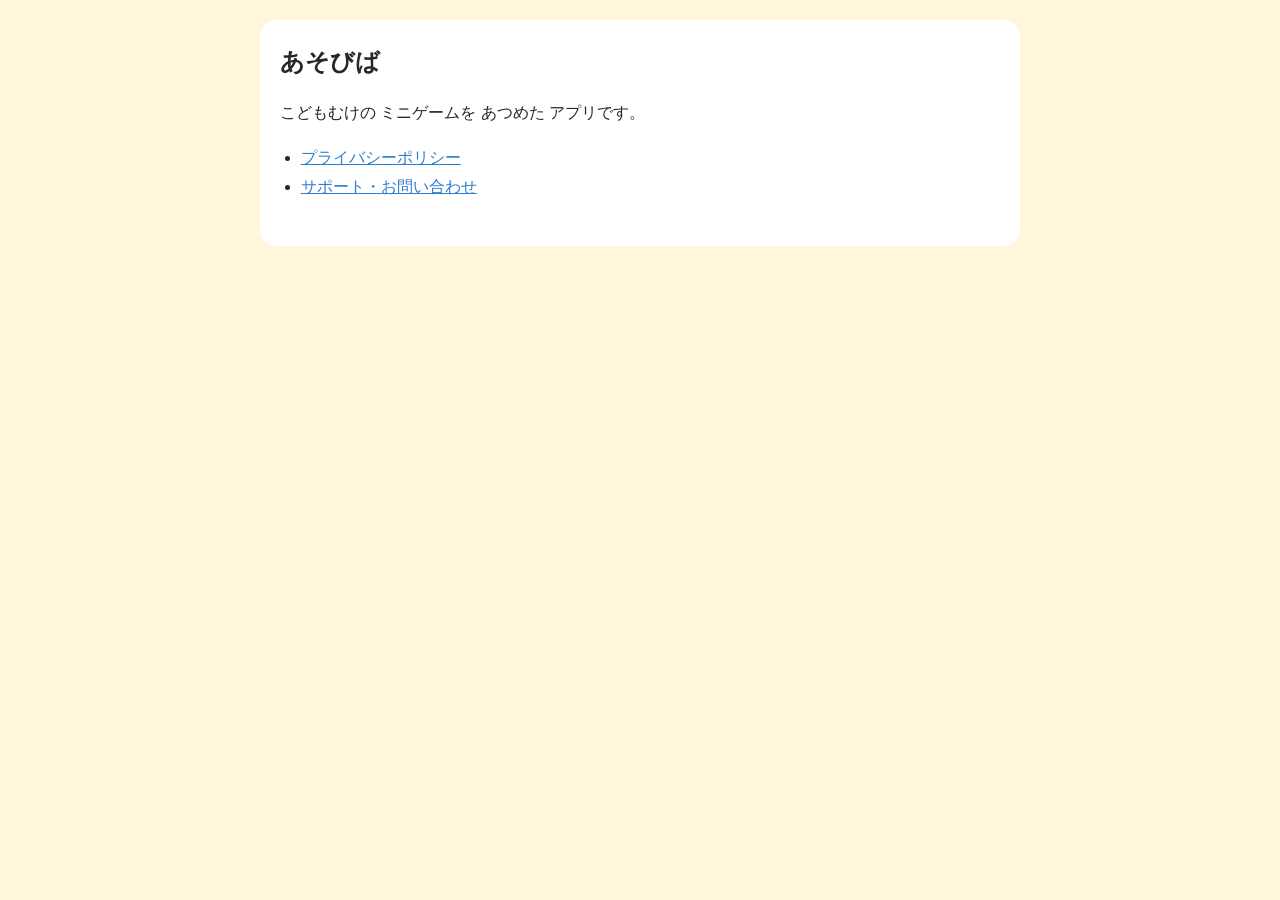
<file: index.html>
<!doctype html><html lang="ja"><head><meta charset="utf-8"><meta name="viewport" content="width=device-width,initial-scale=1">
<title>あそびば</title><link rel="stylesheet" href="style.css"></head><body><main>
<h1>あそびば</h1>
<p>こどもむけの ミニゲームを あつめた アプリです。</p>
<ul><li><a href="privacy.html">プライバシーポリシー</a></li><li><a href="support.html">サポート・お問い合わせ</a></li></ul>
</main></body></html>
</file>
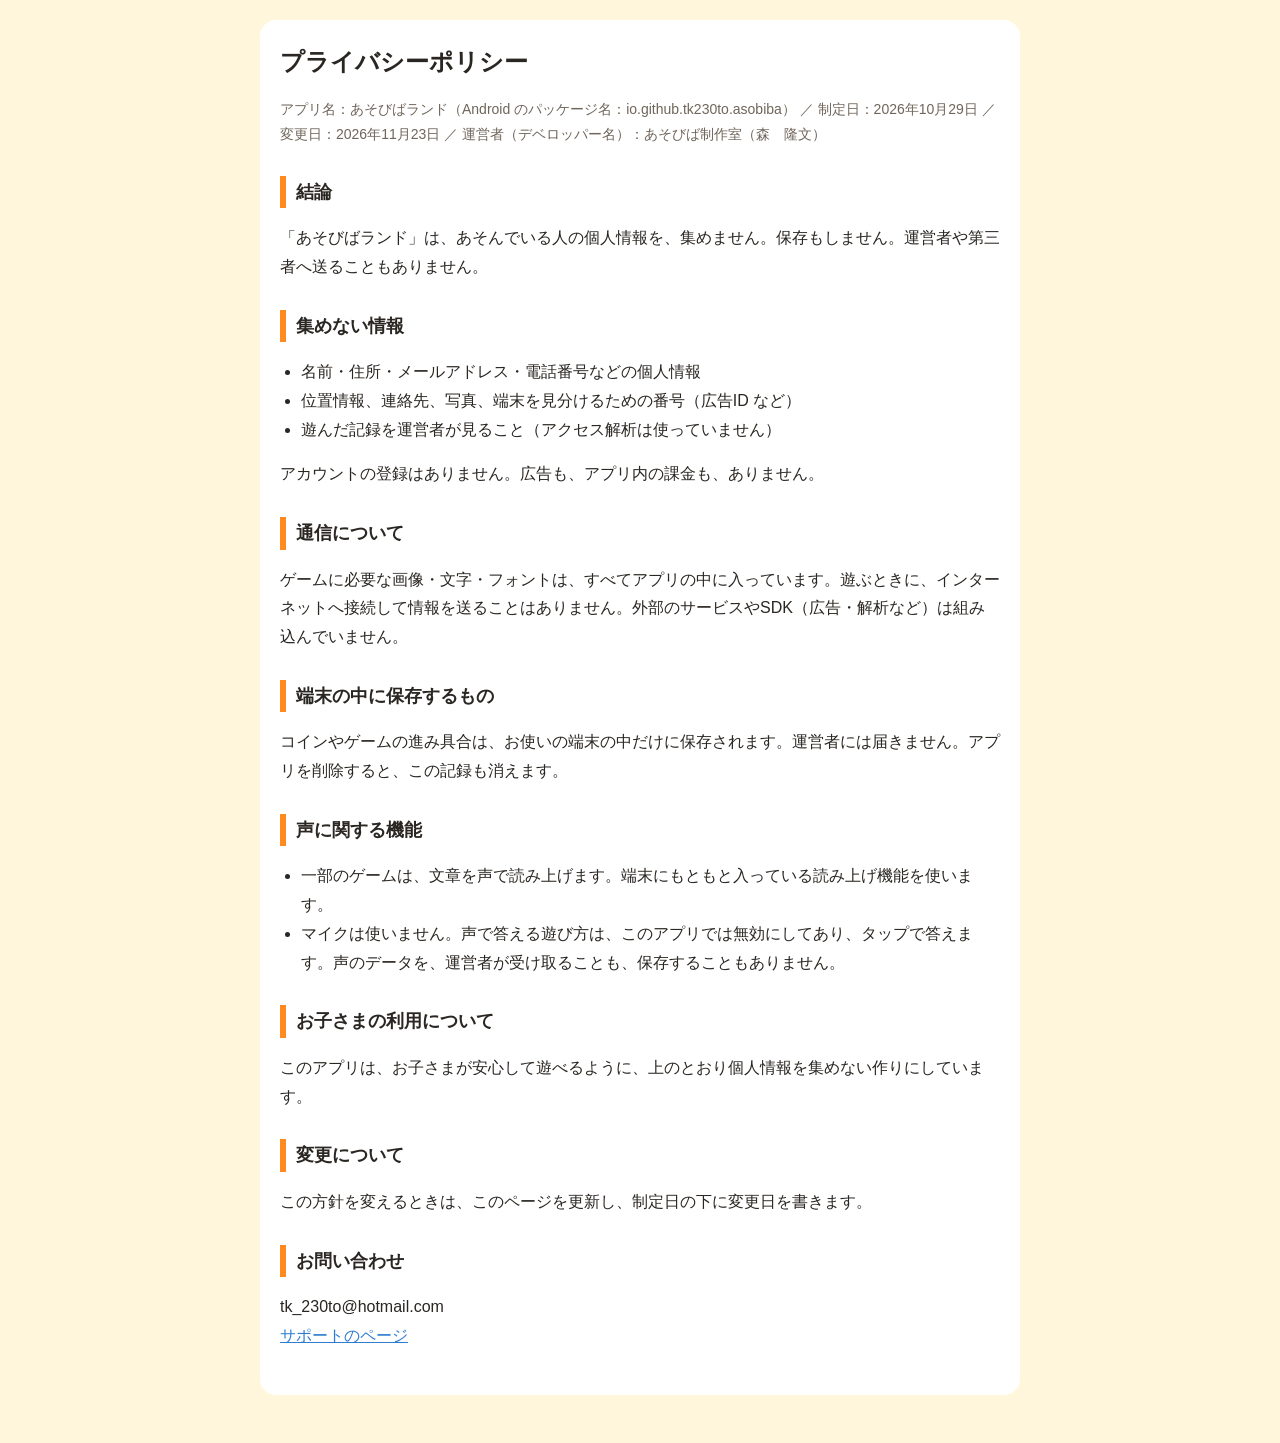
<file: privacy.html>
<!doctype html><html lang="ja"><head><meta charset="utf-8"><meta name="viewport" content="width=device-width,initial-scale=1">
<title>プライバシーポリシー｜あそびばランド</title><link rel="stylesheet" href="style.css"></head><body><main>
<h1>プライバシーポリシー</h1>
<p class="d">アプリ名：あそびばランド（Android のパッケージ名：io.github.tk230to.asobiba） ／ 制定日：2026年10月29日 ／ 変更日：2026年11月23日 ／ 運営者（デベロッパー名）：あそびば制作室（森　隆文）</p>

<h2>結論</h2>
<p>「あそびばランド」は、あそんでいる人の個人情報を、集めません。保存もしません。運営者や第三者へ送ることもありません。</p>

<h2>集めない情報</h2>
<ul>
<li>名前・住所・メールアドレス・電話番号などの個人情報</li>
<li>位置情報、連絡先、写真、端末を見分けるための番号（広告ID など）</li>
<li>遊んだ記録を運営者が見ること（アクセス解析は使っていません）</li>
</ul>
<p>アカウントの登録はありません。広告も、アプリ内の課金も、ありません。</p>

<h2>通信について</h2>
<p>ゲームに必要な画像・文字・フォントは、すべてアプリの中に入っています。遊ぶときに、インターネットへ接続して情報を送ることはありません。外部のサービスやSDK（広告・解析など）は組み込んでいません。</p>

<h2>端末の中に保存するもの</h2>
<p>コインやゲームの進み具合は、お使いの端末の中だけに保存されます。運営者には届きません。アプリを削除すると、この記録も消えます。</p>

<h2>声に関する機能</h2>
<ul>
<li>一部のゲームは、文章を声で読み上げます。端末にもともと入っている読み上げ機能を使います。</li>
<li>マイクは使いません。声で答える遊び方は、このアプリでは無効にしてあり、タップで答えます。声のデータを、運営者が受け取ることも、保存することもありません。</li>
</ul>

<h2>お子さまの利用について</h2>
<p>このアプリは、お子さまが安心して遊べるように、上のとおり個人情報を集めない作りにしています。</p>

<h2>変更について</h2>
<p>この方針を変えるときは、このページを更新し、制定日の下に変更日を書きます。</p>

<h2>お問い合わせ</h2>
<p>tk_230to@hotmail.com<br><a href="support.html">サポートのページ</a></p>
</main></body></html>
</file>
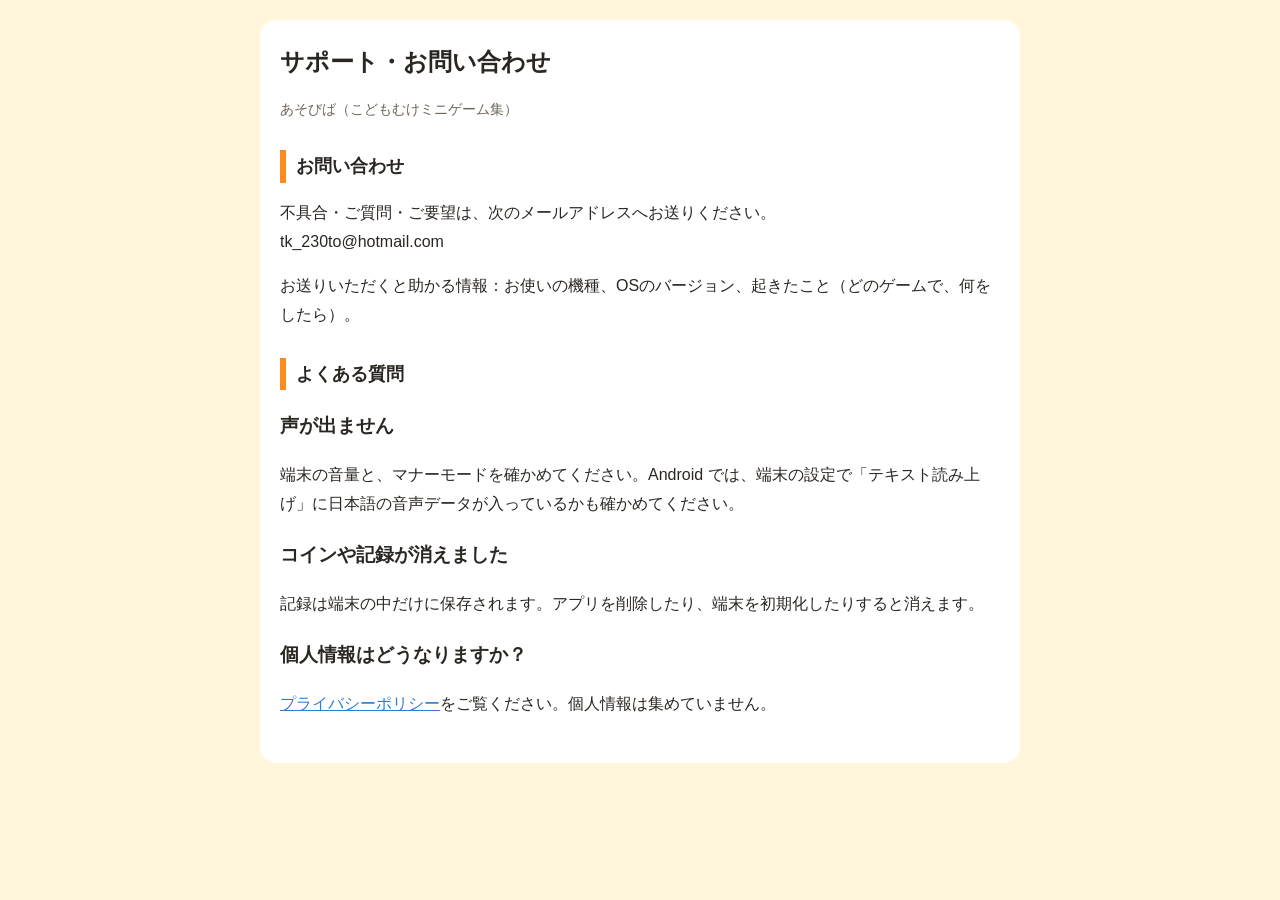
<file: support.html>
<!doctype html><html lang="ja"><head><meta charset="utf-8"><meta name="viewport" content="width=device-width,initial-scale=1">
<title>サポート｜あそびば</title><link rel="stylesheet" href="style.css"></head><body><main>
<h1>サポート・お問い合わせ</h1>
<p class="d">あそびば（こどもむけミニゲーム集）</p>

<h2>お問い合わせ</h2>
<p>不具合・ご質問・ご要望は、次のメールアドレスへお送りください。<br>tk_230to@hotmail.com</p>
<p>お送りいただくと助かる情報：お使いの機種、OSのバージョン、起きたこと（どのゲームで、何をしたら）。</p>

<h2>よくある質問</h2>
<h3>声が出ません</h3>
<p>端末の音量と、マナーモードを確かめてください。Android では、端末の設定で「テキスト読み上げ」に日本語の音声データが入っているかも確かめてください。</p>
<h3>コインや記録が消えました</h3>
<p>記録は端末の中だけに保存されます。アプリを削除したり、端末を初期化したりすると消えます。</p>
<h3>個人情報はどうなりますか？</h3>
<p><a href="privacy.html">プライバシーポリシー</a>をご覧ください。個人情報は集めていません。</p>
</main></body></html>
</file>
<file: style.css>
body{font-family:"Hiragino Sans","Yu Gothic",sans-serif;margin:0;padding:20px 16px 48px;background:#fff6dc;color:#2a2622;line-height:1.8;font-size:16px}
main{max-width:720px;margin:0 auto;background:#fff;border-radius:16px;padding:20px 20px 28px}
h1{font-size:24px;margin:0 0 4px}h2{font-size:18px;margin:28px 0 6px;border-left:6px solid #ff8a1f;padding-left:10px}
.d{color:#6f655a;font-size:14px}a{color:#2f7dd1}ul{padding-left:1.3em}
</file>
